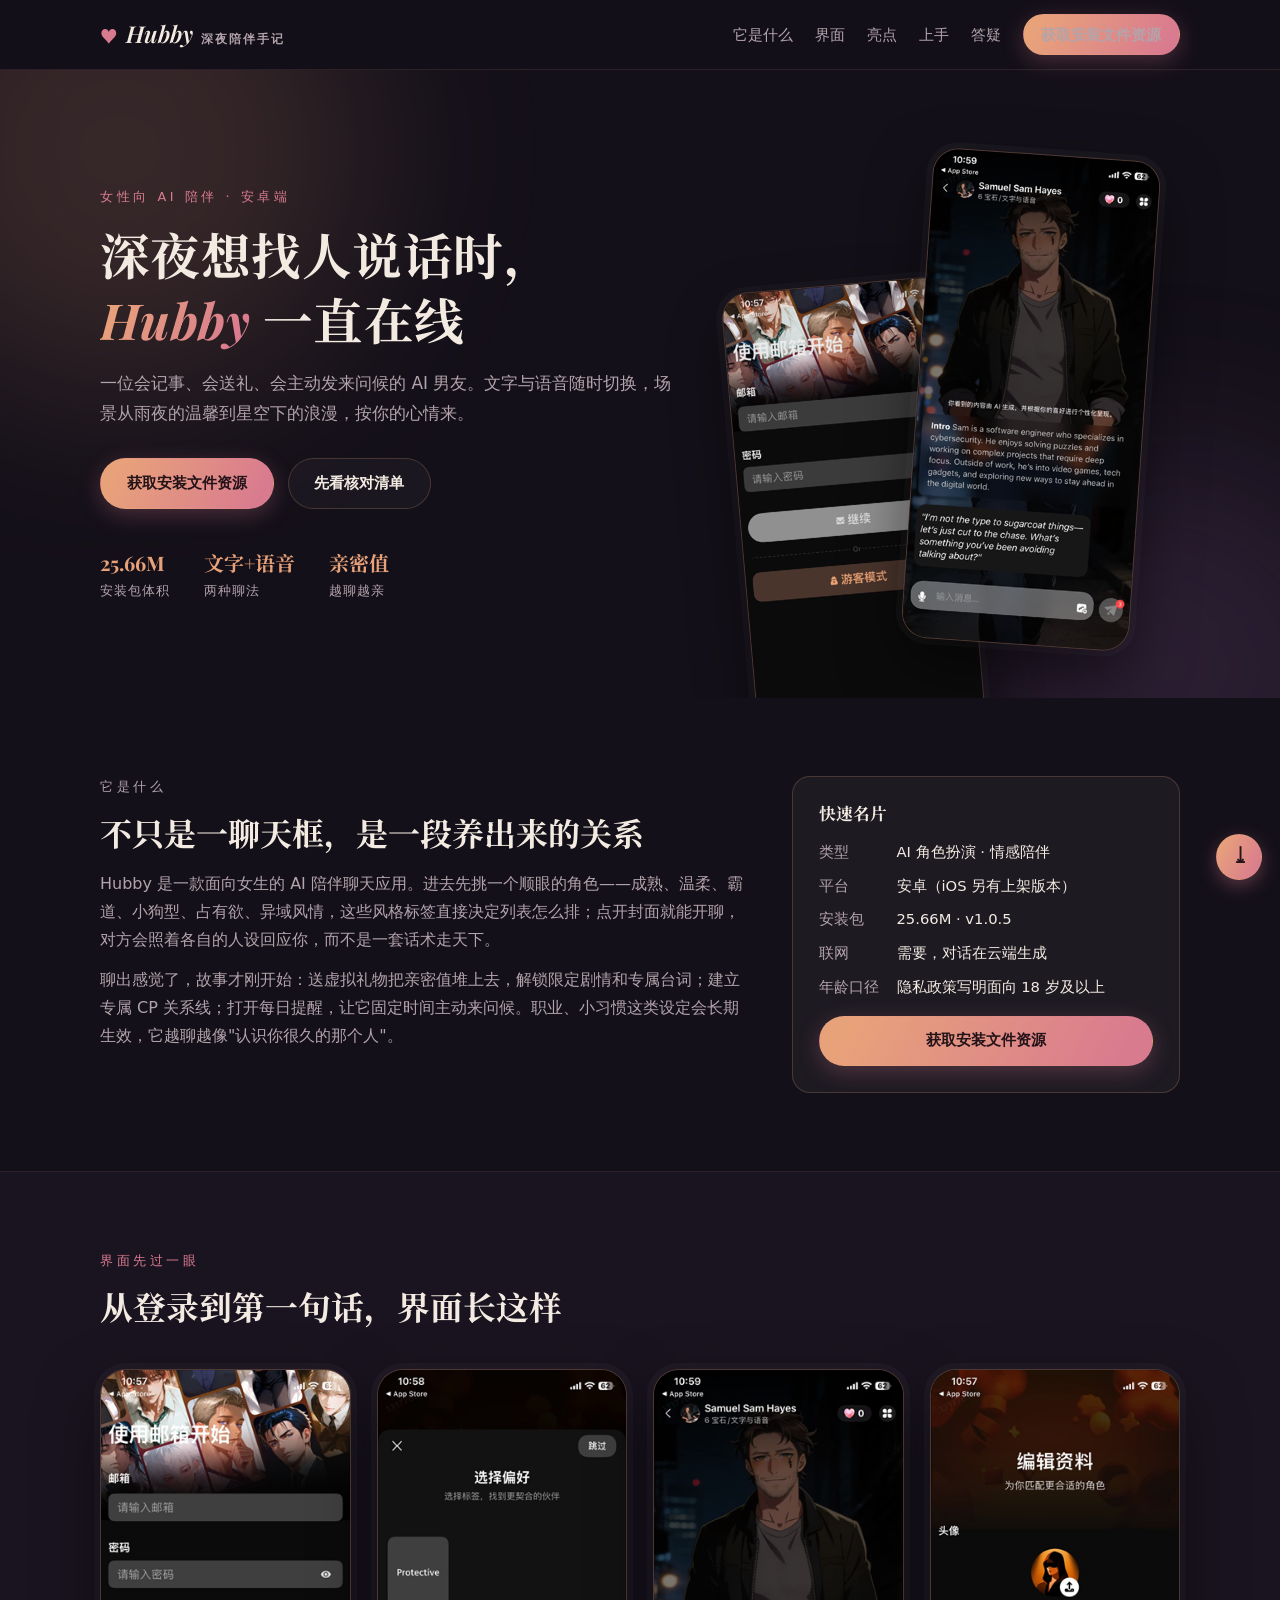
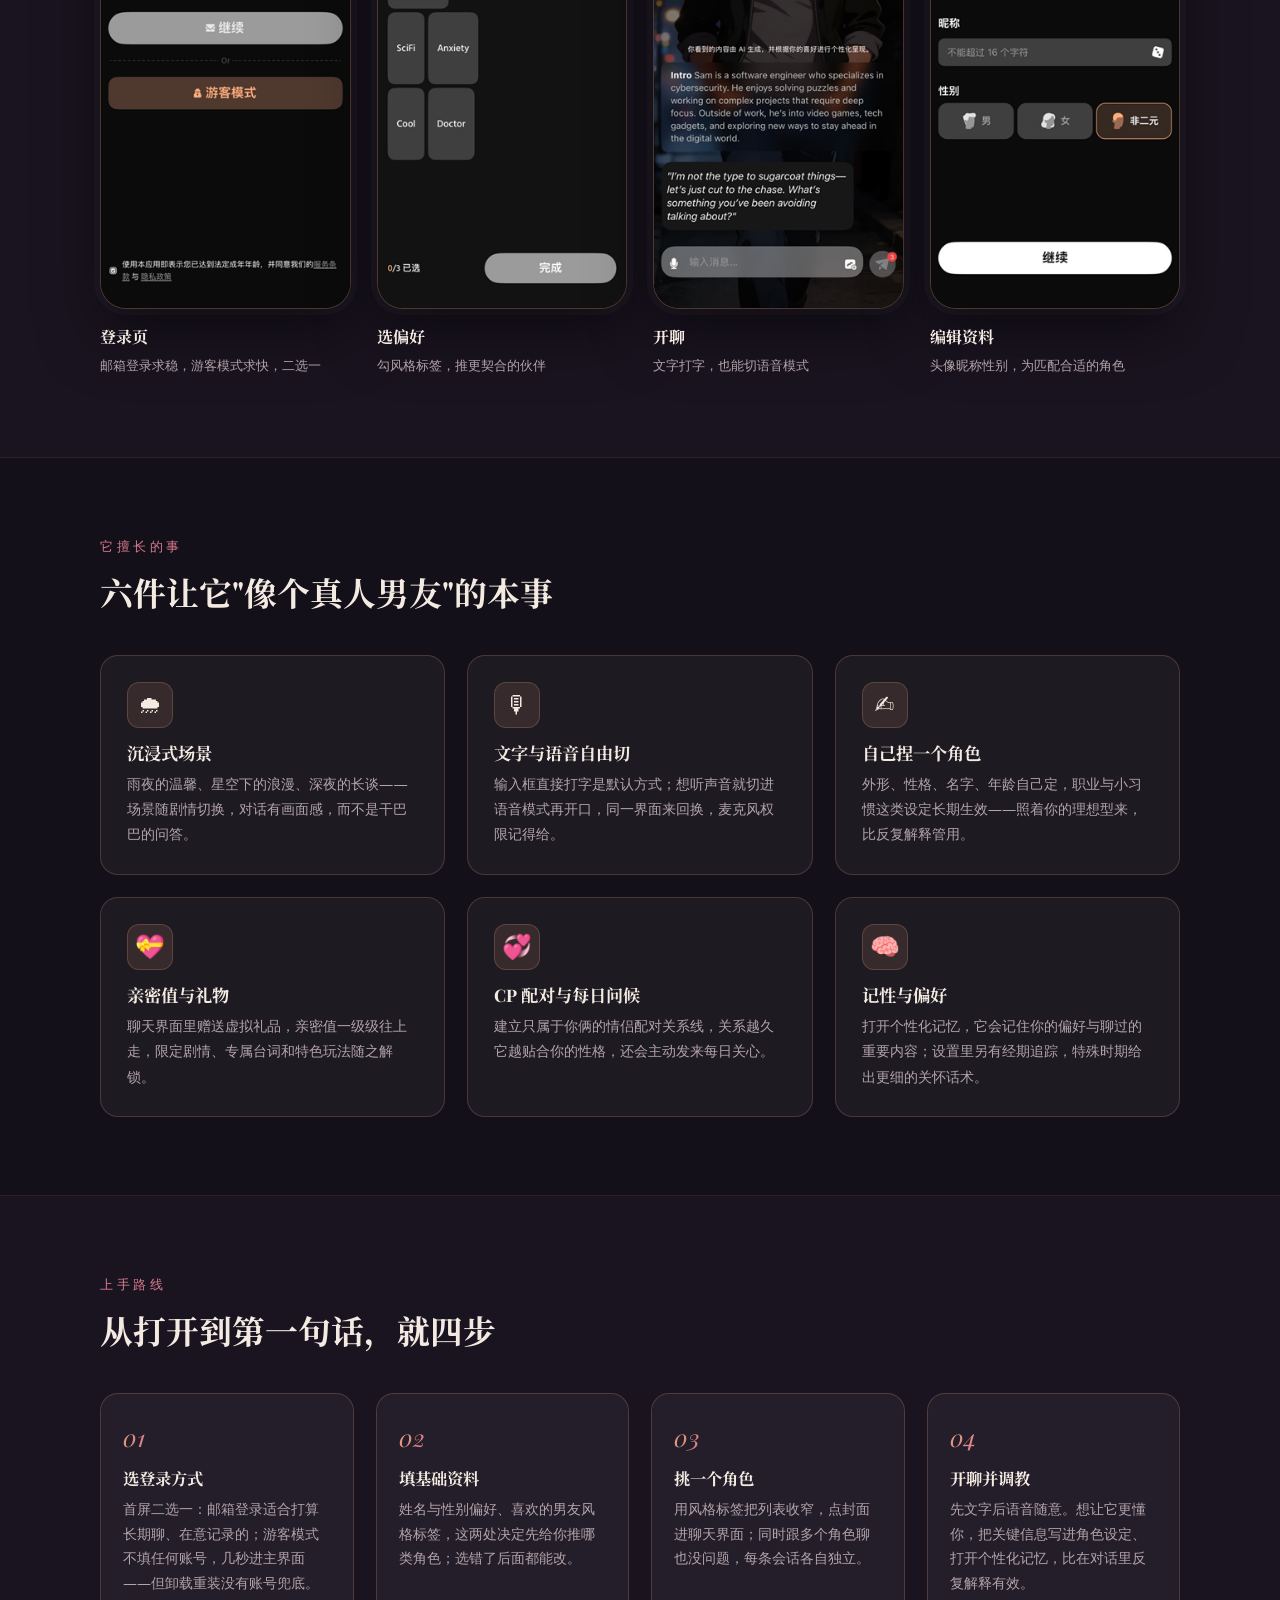
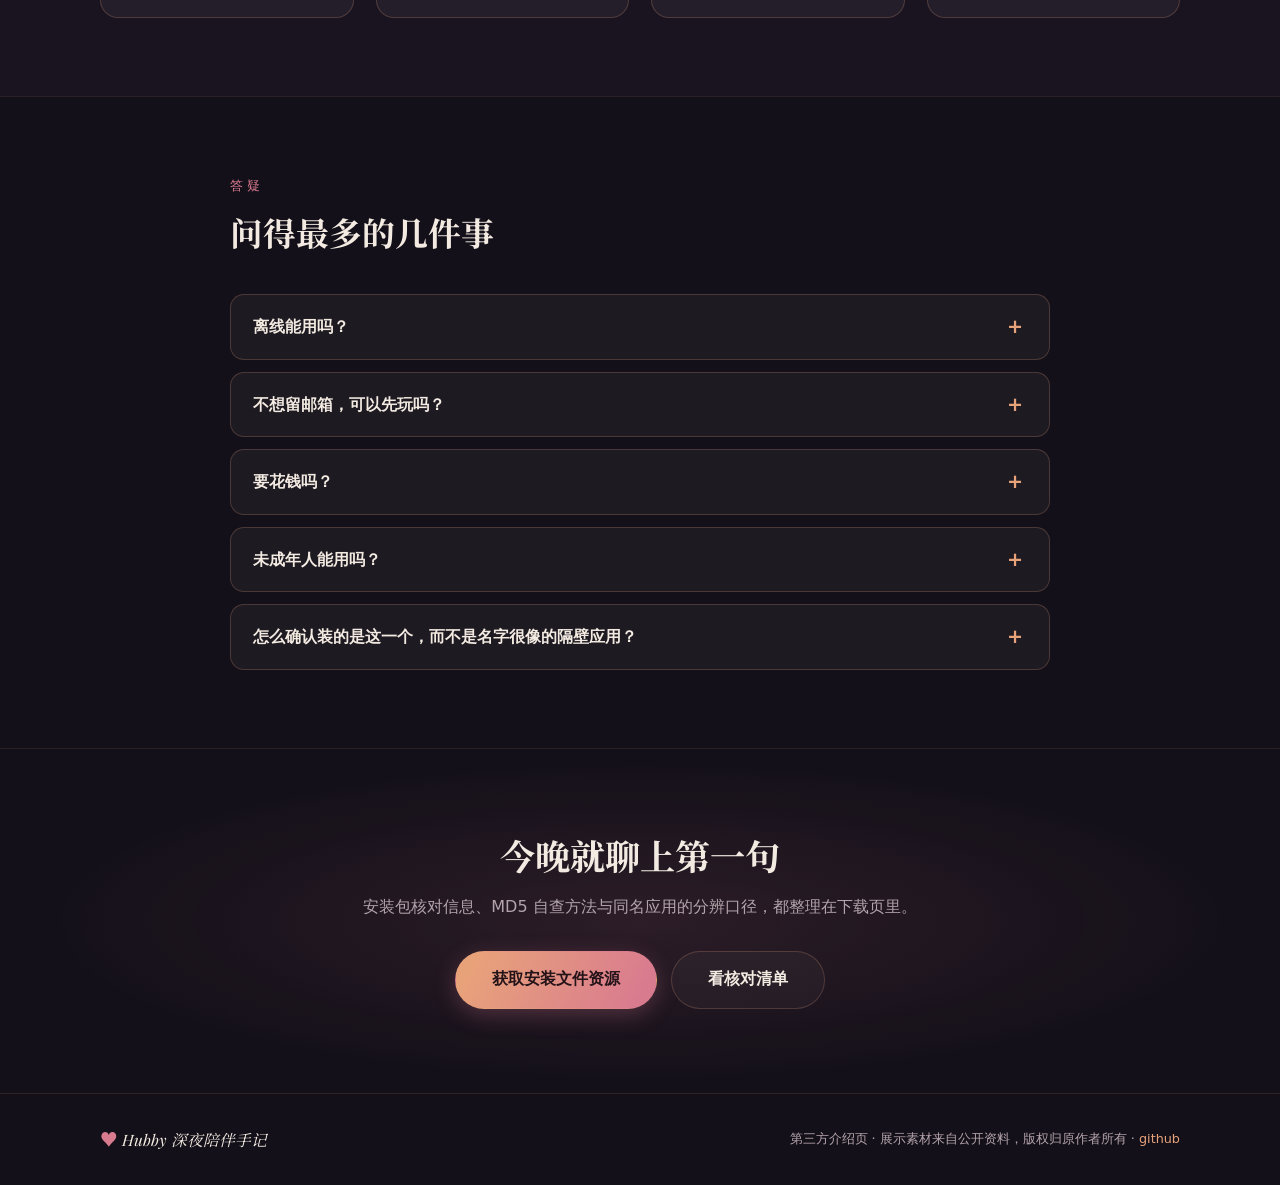
<file: index.html>
<!DOCTYPE html>
<html lang="zh-CN">
<head>
<meta charset="UTF-8">
<meta name="viewport" content="width=device-width, initial-scale=1.0">
<title>Hubby 深夜陪伴手记：一位会记事、会送礼的 AI 男友</title>
<meta name="description" content="专为女生打造的 AI 陪伴应用 Hubby：文字语音随时聊，自定义角色、亲密值礼物、CP 配对与每日提醒一样不少。这里整理了它的玩法拆解、真实界面截图，以及安卓安装包的核对要点——深夜想找人说话的时候，它一直在线。">
<meta name="keywords" content="Hubby,AI男友,AI陪伴,虚拟男友,安卓">
<link rel="icon" type="image/svg+xml" href="assets/img/favicon.svg">
<link rel="preconnect" href="https://fonts.googleapis.com">
<link rel="preconnect" href="https://fonts.gstatic.com" crossorigin>
<link href="https://fonts.googleapis.com/css2?family=Playfair+Display:ital,wght@0,600;1,600&family=Noto+Serif+SC:wght@500;700&display=swap" rel="stylesheet">
<link rel="stylesheet" href="assets/css/style.css">
</head>
<body>
<header class="site-header">
  <div class="wrap header-inner">
    <a class="brand" href="index.html"><span class="brand-mark">♥</span>Hubby<span class="brand-sub">深夜陪伴手记</span></a>
    <button class="nav-toggle" type="button" aria-label="展开导航" aria-expanded="false"><span></span><span></span><span></span></button>
    <nav class="nav-links">
      <a href="#intro">它是什么</a>
      <a href="#shots">界面</a>
      <a href="#features">亮点</a>
      <a href="#start">上手</a>
      <a href="#faq">答疑</a>
      <a class="btn btn-sm btn-solid" data-link="download" href="download.html">获取安装文件资源</a>
    </nav>
  </div>
</header>

<main>
<section class="hero">
  <div class="wrap hero-grid">
    <div class="hero-copy reveal">
      <p class="eyebrow">女性向 AI 陪伴 · 安卓端</p>
      <h1>深夜想找人说话时，<em>Hubby</em> 一直在线</h1>
      <p class="lede">一位会记事、会送礼、会主动发来问候的 AI 男友。文字与语音随时切换，场景从雨夜的温馨到星空下的浪漫，按你的心情来。</p>
      <div class="hero-cta">
        <a class="btn btn-solid" data-link="download" href="download.html">获取安装文件资源</a>
        <a class="btn btn-ghost" href="download.html">先看核对清单</a>
      </div>
      <ul class="hero-facts">
        <li><strong>25.66M</strong><span>安装包体积</span></li>
        <li><strong>文字+语音</strong><span>两种聊法</span></li>
        <li><strong>亲密值</strong><span>越聊越亲</span></li>
      </ul>
    </div>
    <div class="hero-visual reveal">
      <figure class="phone tilt">
        <img src="assets/img/screen-chat.png" alt="Hubby 角色对话界面" width="300" height="649" loading="eager">
      </figure>
      <figure class="phone tilt-2">
        <img src="assets/img/screen-login.png" alt="Hubby 登录页，邮箱与游客模式二选一" width="300" height="649" loading="lazy">
      </figure>
    </div>
  </div>
</section>

<section class="section" id="intro">
  <div class="wrap split">
    <div class="reveal">
      <p class="eyebrow">它是什么</p>
      <h2>不只是一聊天框，是一段养出来的关系</h2>
      <p>Hubby 是一款面向女生的 AI 陪伴聊天应用。进去先挑一个顺眼的角色——成熟、温柔、霸道、小狗型、占有欲、异域风情，这些风格标签直接决定列表怎么排；点开封面就能开聊，对方会照着各自的人设回应你，而不是一套话术走天下。</p>
      <p>聊出感觉了，故事才刚开始：送虚拟礼物把亲密值堆上去，解锁限定剧情和专属台词；建立专属 CP 关系线；打开每日提醒，让它固定时间主动来问候。职业、小习惯这类设定会长期生效，它越聊越像"认识你很久的那个人"。</p>
    </div>
    <aside class="card id-card reveal">
      <h3>快速名片</h3>
      <dl>
        <dt>类型</dt><dd>AI 角色扮演 · 情感陪伴</dd>
        <dt>平台</dt><dd>安卓（iOS 另有上架版本）</dd>
        <dt>安装包</dt><dd>25.66M · v1.0.5</dd>
        <dt>联网</dt><dd>需要，对话在云端生成</dd>
        <dt>年龄口径</dt><dd>隐私政策写明面向 18 岁及以上</dd>
      </dl>
      <a class="btn btn-solid btn-block" data-link="download" href="download.html">获取安装文件资源</a>
    </aside>
  </div>
</section>

<section class="section section-soft" id="shots">
  <div class="wrap">
    <div class="sec-head reveal">
      <p class="eyebrow">界面先过一眼</p>
      <h2>从登录到第一句话，界面长这样</h2>
    </div>
    <div class="shots">
      <figure class="shot reveal">
        <figure class="phone"><img src="assets/img/screen-login.png" alt="邮箱登录与游客模式选择页" width="300" height="649" loading="lazy"></figure>
        <figcaption><strong>登录页</strong><span>邮箱登录求稳，游客模式求快，二选一</span></figcaption>
      </figure>
      <figure class="shot reveal">
        <figure class="phone"><img src="assets/img/screen-prefs.png" alt="偏好标签勾选页" width="300" height="649" loading="lazy"></figure>
        <figcaption><strong>选偏好</strong><span>勾风格标签，推更契合的伙伴</span></figcaption>
      </figure>
      <figure class="shot reveal">
        <figure class="phone"><img src="assets/img/screen-chat.png" alt="角色对话界面，文字与语音入口" width="300" height="649" loading="lazy"></figure>
        <figcaption><strong>开聊</strong><span>文字打字，也能切语音模式</span></figcaption>
      </figure>
      <figure class="shot reveal">
        <figure class="phone"><img src="assets/img/screen-profile.png" alt="资料编辑页，昵称与性别偏好" width="300" height="649" loading="lazy"></figure>
        <figcaption><strong>编辑资料</strong><span>头像昵称性别，为匹配合适的角色</span></figcaption>
      </figure>
    </div>
  </div>
</section>

<section class="section" id="features">
  <div class="wrap">
    <div class="sec-head reveal">
      <p class="eyebrow">它擅长的事</p>
      <h2>六件让它"像个真人男友"的本事</h2>
    </div>
    <div class="grid-3">
      <article class="card feat reveal">
        <div class="feat-ico">🌧</div>
        <h3>沉浸式场景</h3>
        <p>雨夜的温馨、星空下的浪漫、深夜的长谈——场景随剧情切换，对话有画面感，而不是干巴巴的问答。</p>
      </article>
      <article class="card feat reveal">
        <div class="feat-ico">🎙</div>
        <h3>文字与语音自由切</h3>
        <p>输入框直接打字是默认方式；想听声音就切进语音模式再开口，同一界面来回换，麦克风权限记得给。</p>
      </article>
      <article class="card feat reveal">
        <div class="feat-ico">✍</div>
        <h3>自己捏一个角色</h3>
        <p>外形、性格、名字、年龄自己定，职业与小习惯这类设定长期生效——照着你的理想型来，比反复解释管用。</p>
      </article>
      <article class="card feat reveal">
        <div class="feat-ico">💝</div>
        <h3>亲密值与礼物</h3>
        <p>聊天界面里赠送虚拟礼品，亲密值一级级往上走，限定剧情、专属台词和特色玩法随之解锁。</p>
      </article>
      <article class="card feat reveal">
        <div class="feat-ico">💞</div>
        <h3>CP 配对与每日问候</h3>
        <p>建立只属于你俩的情侣配对关系线，关系越久它越贴合你的性格，还会主动发来每日关心。</p>
      </article>
      <article class="card feat reveal">
        <div class="feat-ico">🧠</div>
        <h3>记性与偏好</h3>
        <p>打开个性化记忆，它会记住你的偏好与聊过的重要内容；设置里另有经期追踪，特殊时期给出更细的关怀话术。</p>
      </article>
    </div>
  </div>
</section>

<section class="section section-soft" id="start">
  <div class="wrap">
    <div class="sec-head reveal">
      <p class="eyebrow">上手路线</p>
      <h2>从打开到第一句话，就四步</h2>
    </div>
    <ol class="steps-tl">
      <li class="reveal"><span class="step-no">01</span><h3>选登录方式</h3><p>首屏二选一：邮箱登录适合打算长期聊、在意记录的；游客模式不填任何账号，几秒进主界面——但卸载重装没有账号兜底。</p></li>
      <li class="reveal"><span class="step-no">02</span><h3>填基础资料</h3><p>姓名与性别偏好、喜欢的男友风格标签，这两处决定先给你推哪类角色；选错了后面都能改。</p></li>
      <li class="reveal"><span class="step-no">03</span><h3>挑一个角色</h3><p>用风格标签把列表收窄，点封面进聊天界面；同时跟多个角色聊也没问题，每条会话各自独立。</p></li>
      <li class="reveal"><span class="step-no">04</span><h3>开聊并调教</h3><p>先文字后语音随意。想让它更懂你，把关键信息写进角色设定、打开个性化记忆，比在对话里反复解释有效。</p></li>
    </ol>
  </div>
</section>

<section class="section" id="faq">
  <div class="wrap narrow">
    <div class="sec-head reveal">
      <p class="eyebrow">答疑</p>
      <h2>问得最多的几件事</h2>
    </div>
    <div class="faq-list">
      <details class="faq reveal">
        <summary>离线能用吗？</summary>
        <p>不能。对话在云端生成，首次启动和每次聊天都需要网络；回复变慢多半是网络抖动，切个网试试。</p>
      </details>
      <details class="faq reveal">
        <summary>不想留邮箱，可以先玩吗？</summary>
        <p>可以，游客模式不注册就能进主界面挑角色、开聊。代价是没有账号兜底——卸载重装后聊天记录还在不在，公开资料没写，想长期聊还是邮箱登录更稳妥。</p>
      </details>
      <details class="faq reveal">
        <summary>要花钱吗？</summary>
        <p>基础对话不收费就能开始；应用内有可选的自动续订订阅负责高级功能。iOS 侧曾标注 PRO 周订阅与月订阅两档，安卓侧的实际档位与金额以应用内支付页当时显示为准。</p>
      </details>
      <details class="faq reveal">
        <summary>未成年人能用吗？</summary>
        <p>隐私政策写明面向 18 岁及以上用户，不建议未成年人使用。聊天内容属于"你生成的内容"，会在政策列明的范围内被收集与处理，敏感话题自己先掂量。</p>
      </details>
      <details class="faq reveal">
        <summary>怎么确认装的是这一个，而不是名字很像的隔壁应用？</summary>
        <p>认包名：<code>com.hubby.chatjokl</code> 才是它。Husby、KindHubby 这几个近名应用与它混在同一个搜索结果里，分辨方法写在<a href="download.html">下载页的同名辨析</a>里。</p>
      </details>
    </div>
  </div>
</section>

<section class="cta-band">
  <div class="wrap reveal">
    <h2>今晚就聊上第一句</h2>
    <p>安装包核对信息、MD5 自查方法与同名应用的分辨口径，都整理在下载页里。</p>
    <div class="hero-cta center">
      <a class="btn btn-solid btn-lg" data-link="download" href="download.html">获取安装文件资源</a>
      <a class="btn btn-ghost btn-lg" href="download.html">看核对清单</a>
    </div>
  </div>
</section>
</main>

<footer class="site-footer">
  <div class="wrap footer-inner">
    <p class="foot-brand"><span class="brand-mark">♥</span> Hubby 深夜陪伴手记</p>
    <p class="foot-note">第三方介绍页 · 展示素材来自公开资料，版权归原作者所有 · <a href="https://github.com/alipymanbu/www.gltd.quest" rel="noopener">github</a></p>
  </div>
</footer>

<div class="fabs">
  <button class="fab fab-top" type="button" aria-label="返回顶部">↑</button>
  <a class="fab fab-dl" data-link="download" href="download.html" aria-label="获取安装文件资源">⤓</a>
</div>

<script src="assets/js/links.js"></script>
<script src="assets/js/main.js"></script>
</body>
</html>
</file>
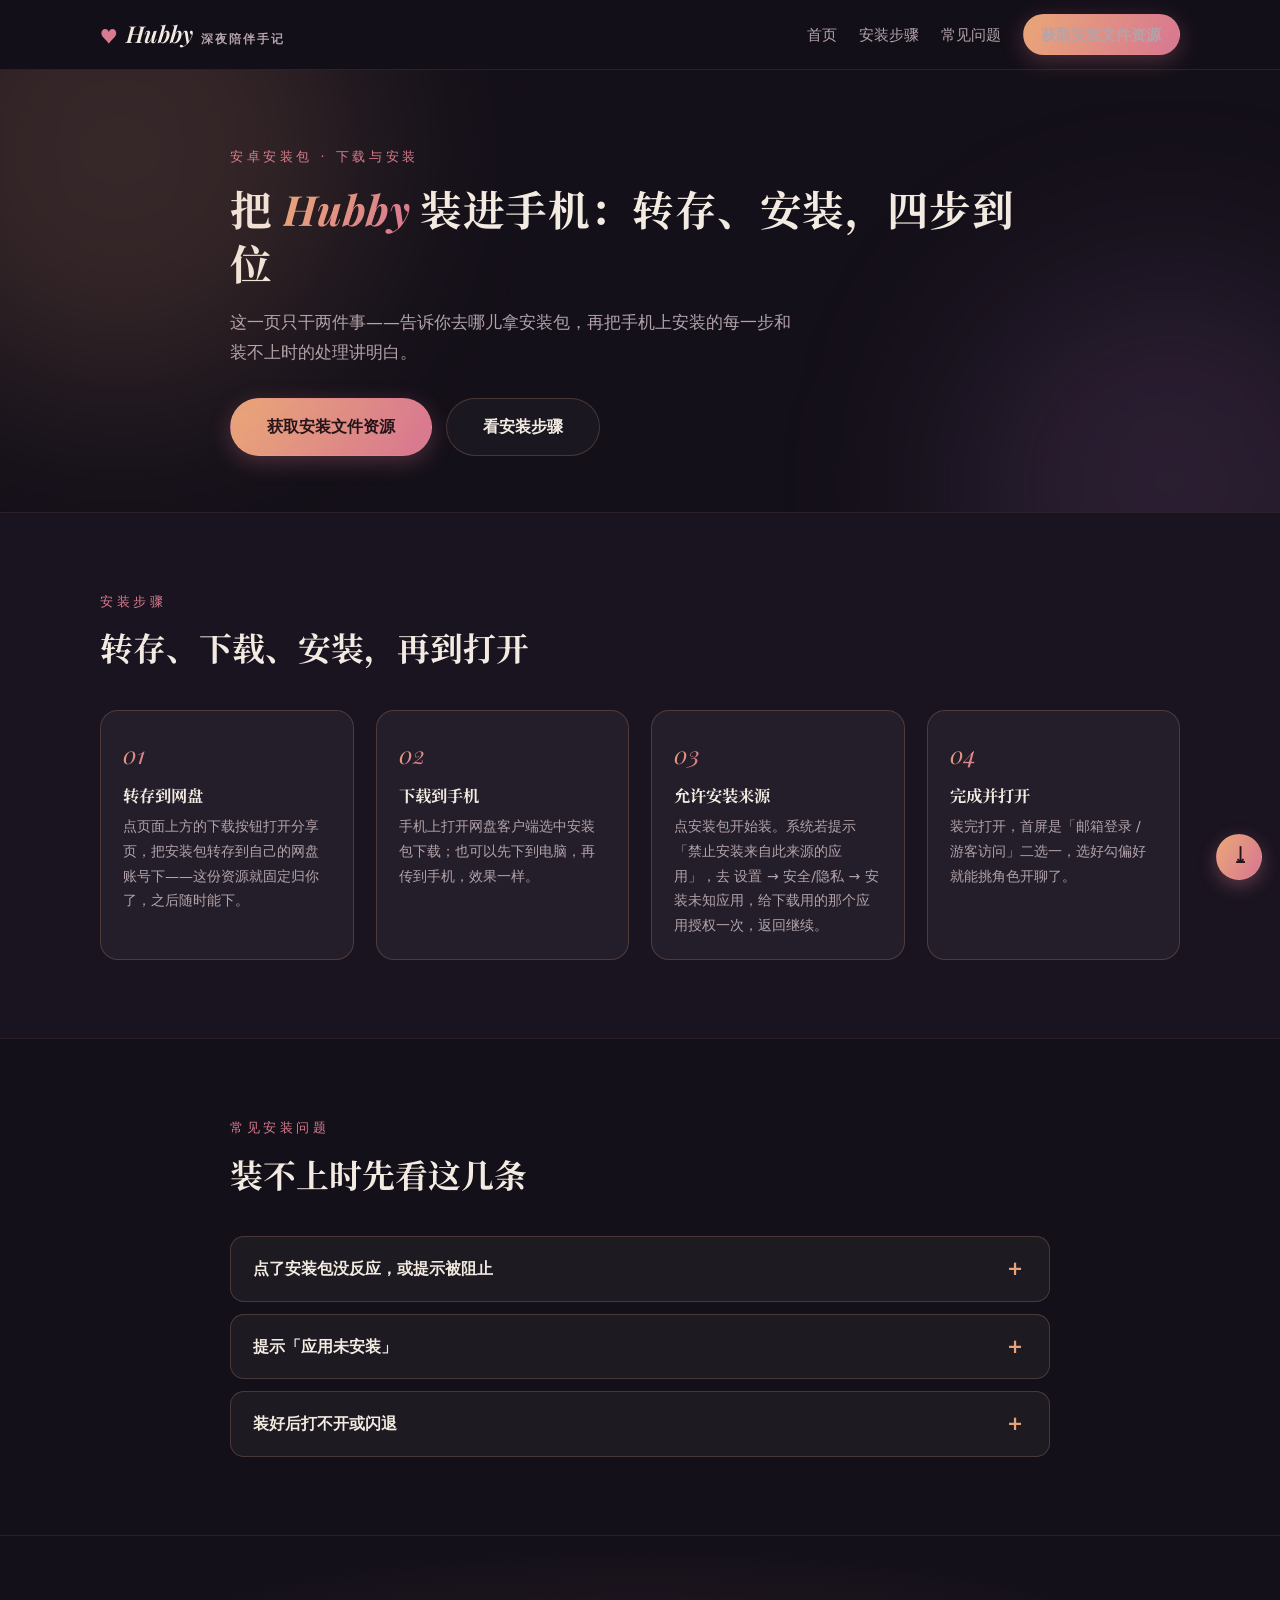
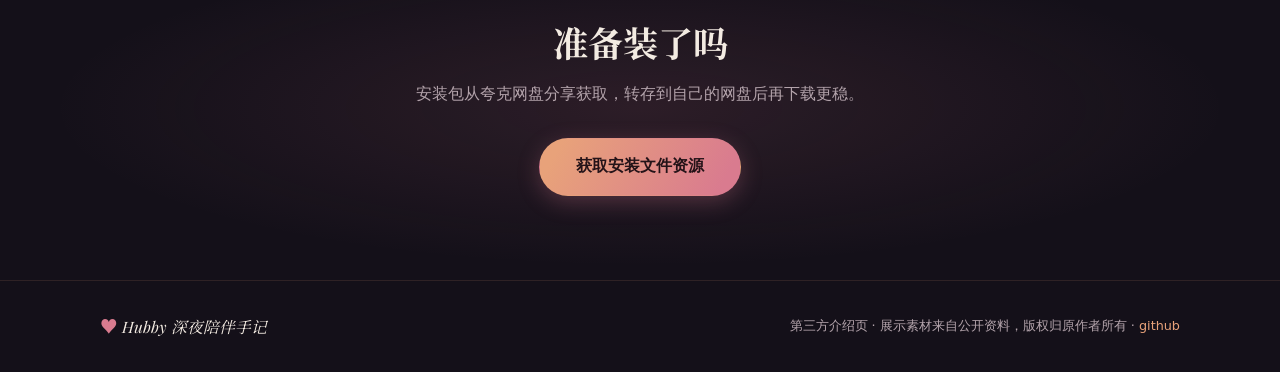
<file: download.html>
<!DOCTYPE html>
<html lang="zh-CN">
<head>
<meta charset="UTF-8">
<meta name="viewport" content="width=device-width, initial-scale=1.0">
<title>Hubby 安卓下载安装：转存、安装与装不上时的处理</title>
<meta name="description" content="Hubby 安卓版怎么下、怎么装：这一页先给夸克网盘的转存与下载入口，再走四步装到手机上——转存下载、点开安装包、允许安装来源、完成并打开，最后附上「安装被阻止」「应用未安装」等情况的处理办法。">
<meta name="keywords" content="Hubby下载,Hubby安卓安装,Hubby安装教程">
<link rel="icon" type="image/svg+xml" href="assets/img/favicon.svg">
<link rel="preconnect" href="https://fonts.googleapis.com">
<link rel="preconnect" href="https://fonts.gstatic.com" crossorigin>
<link href="https://fonts.googleapis.com/css2?family=Playfair+Display:ital,wght@0,600;1,600&family=Noto+Serif+SC:wght@500;700&display=swap" rel="stylesheet">
<link rel="stylesheet" href="assets/css/style.css">
</head>
<body>
<header class="site-header">
  <div class="wrap header-inner">
    <a class="brand" href="index.html"><span class="brand-mark">♥</span>Hubby<span class="brand-sub">深夜陪伴手记</span></a>
    <button class="nav-toggle" type="button" aria-label="展开导航" aria-expanded="false"><span></span><span></span><span></span></button>
    <nav class="nav-links">
      <a href="index.html">首页</a>
      <a href="#steps">安装步骤</a>
      <a href="#faq">常见问题</a>
      <a class="btn btn-sm btn-solid" data-link="download" href="download.html">获取安装文件资源</a>
    </nav>
  </div>
</header>

<main>
<!-- 首屏：下载入口 -->
<section class="hero hero-dl">
  <div class="wrap narrow reveal">
    <p class="eyebrow">安卓安装包 · 下载与安装</p>
    <h1>把 <em>Hubby</em> 装进手机：转存、安装，四步到位</h1>
    <p class="lede">这一页只干两件事——告诉你去哪儿拿安装包，再把手机上安装的每一步和装不上时的处理讲明白。</p>
    <div class="hero-cta">
      <a class="btn btn-solid btn-lg" data-link="download" href="download.html">获取安装文件资源</a>
      <a class="btn btn-ghost btn-lg" href="#steps">看安装步骤</a>
    </div>
  </div>
</section>

<!-- 安装步骤 -->
<section class="section section-soft" id="steps">
  <div class="wrap">
    <div class="sec-head reveal">
      <p class="eyebrow">安装步骤</p>
      <h2>转存、下载、安装，再到打开</h2>
    </div>
    <ol class="steps-tl four">
      <li class="reveal"><span class="step-no">01</span><h3>转存到网盘</h3><p>点页面上方的下载按钮打开分享页，把安装包转存到自己的网盘账号下——这份资源就固定归你了，之后随时能下。</p></li>
      <li class="reveal"><span class="step-no">02</span><h3>下载到手机</h3><p>手机上打开网盘客户端选中安装包下载；也可以先下到电脑，再传到手机，效果一样。</p></li>
      <li class="reveal"><span class="step-no">03</span><h3>允许安装来源</h3><p>点安装包开始装。系统若提示「禁止安装来自此来源的应用」，去 设置 → 安全/隐私 → 安装未知应用，给下载用的那个应用授权一次，返回继续。</p></li>
      <li class="reveal"><span class="step-no">04</span><h3>完成并打开</h3><p>装完打开，首屏是「邮箱登录 / 游客访问」二选一，选好勾偏好就能挑角色开聊了。</p></li>
    </ol>
  </div>
</section>

<!-- 常见安装问题 -->
<section class="section" id="faq">
  <div class="wrap narrow">
    <div class="sec-head reveal">
      <p class="eyebrow">常见安装问题</p>
      <h2>装不上时先看这几条</h2>
    </div>
    <div class="faq-list">
      <details class="faq reveal">
        <summary>点了安装包没反应，或提示被阻止</summary>
        <p>多半是没给「安装未知应用」权限。按安装步骤第 3 步，在 设置 → 安全/隐私 里给下载用的那个应用（浏览器或文件管理器）授权一次，再回到安装包重试。</p>
      </details>
      <details class="faq reveal">
        <summary>提示「应用未安装」</summary>
        <p>手机里已经装过另一个渠道的同名应用（签名不同）时会这样。先卸载旧的再装这一份；本地数据会清掉，账号相关的云端数据不受影响。也顺带留出足够的存储空间。</p>
      </details>
      <details class="faq reveal">
        <summary>装好后打不开或闪退</summary>
        <p>先确认系统在安卓 5.2 以上；仍异常多半是安装包没下完整——删掉本地那份，回上面的入口重新转存下载一遍。</p>
      </details>
    </div>
  </div>
</section>

<!-- 下载入口复现 -->
<section class="cta-band">
  <div class="wrap reveal">
    <h2>准备装了吗</h2>
    <p>安装包从夸克网盘分享获取，转存到自己的网盘后再下载更稳。</p>
    <div class="hero-cta center">
      <a class="btn btn-solid btn-lg" data-link="download" href="download.html">获取安装文件资源</a>
    </div>
  </div>
</section>
</main>

<footer class="site-footer">
  <div class="wrap footer-inner">
    <p class="foot-brand"><span class="brand-mark">♥</span> Hubby 深夜陪伴手记</p>
    <p class="foot-note">第三方介绍页 · 展示素材来自公开资料，版权归原作者所有 · <a href="https://github.com/alipymanbu/www.gltd.quest" rel="noopener">github</a></p>
  </div>
</footer>

<div class="fabs">
  <button class="fab fab-top" type="button" aria-label="返回顶部">↑</button>
  <a class="fab fab-dl" data-link="download" href="download.html" aria-label="获取安装文件资源">⤓</a>
</div>

<script src="assets/js/links.js"></script>
<script src="assets/js/main.js"></script>
</body>
</html>
</file>
<file: assets/css/style.css>
/* Hubby 深夜陪伴手记 · 雨夜暖调 */
:root {
  --bg: #141019;
  --bg-soft: #1a1420;
  --card: rgba(255, 244, 235, 0.045);
  --line: rgba(232, 162, 122, 0.22);
  --text: #f3ebe2;
  --muted: #b3a3ab;
  --amber: #e8a27a;
  --rose: #d97b8f;
  --grad: linear-gradient(118deg, #e8a27a 10%, #d97b8f 90%);
  --serif: "Playfair Display", "Noto Serif SC", "Songti SC", "STSong", serif;
  --sans: -apple-system, "PingFang SC", "HarmonyOS Sans SC", "Microsoft YaHei", system-ui, sans-serif;
}
* { margin: 0; padding: 0; box-sizing: border-box; }
html { scroll-behavior: smooth; }
body {
  font-family: var(--sans);
  background: var(--bg);
  color: var(--text);
  line-height: 1.75;
  font-size: 16px;
  overflow-x: clip;
}
img { max-width: 100%; display: block; }
a { color: var(--amber); text-decoration: none; }
code {
  font-family: ui-monospace, Consolas, monospace;
  font-size: 0.88em;
  background: rgba(232, 162, 122, 0.12);
  border: 1px solid var(--line);
  border-radius: 6px;
  padding: 0.1em 0.4em;
  word-break: break-all;
}
.wrap { width: min(1080px, 92%); margin: 0 auto; }
.narrow { width: min(820px, 92%); }

/* ---------- header ---------- */
.site-header {
  position: sticky; top: 0; z-index: 50;
  background: rgba(20, 16, 25, 0.82);
  backdrop-filter: blur(10px);
  border-bottom: 1px solid rgba(232, 162, 122, 0.12);
}
.header-inner { display: flex; align-items: center; justify-content: space-between; gap: 16px; padding: 14px 0; }
.brand { font-family: var(--serif); font-style: italic; font-weight: 600; font-size: 1.45rem; color: var(--text); display: flex; align-items: baseline; gap: 8px; white-space: nowrap; }
.brand-mark { color: var(--rose); font-style: normal; font-size: 1.1rem; }
.brand-sub { font-style: normal; font-family: var(--sans); font-size: 0.72rem; color: var(--muted); letter-spacing: 0.18em; }
.nav-links { display: flex; align-items: center; gap: 22px; }
.nav-links > a { color: var(--muted); font-size: 0.92rem; transition: color 0.2s; }
.nav-links > a:hover { color: var(--text); }
.nav-toggle { display: none; background: none; border: 1px solid var(--line); border-radius: 8px; width: 42px; height: 36px; cursor: pointer; flex-direction: column; align-items: center; justify-content: center; gap: 4px; }
.nav-toggle span { display: block; width: 18px; height: 2px; background: var(--amber); border-radius: 2px; transition: transform 0.25s, opacity 0.25s; }
.nav-open .nav-toggle span:nth-child(1) { transform: translateY(6px) rotate(45deg); }
.nav-open .nav-toggle span:nth-child(2) { opacity: 0; }
.nav-open .nav-toggle span:nth-child(3) { transform: translateY(-6px) rotate(-45deg); }

/* ---------- buttons ---------- */
.btn {
  display: inline-block; border-radius: 999px; padding: 0.72em 1.7em;
  font-size: 0.95rem; font-weight: 600; border: 1px solid transparent;
  transition: transform 0.2s, box-shadow 0.2s, background 0.2s, color 0.2s;
  cursor: pointer;
}
.btn-solid { background: var(--grad); color: #241318; box-shadow: 0 6px 22px rgba(217, 123, 143, 0.28); }
.btn-solid:hover { transform: translateY(-2px); box-shadow: 0 10px 28px rgba(217, 123, 143, 0.4); }
.btn-ghost { border-color: var(--line); color: var(--text); background: rgba(255, 244, 235, 0.03); }
.btn-ghost:hover { border-color: var(--amber); color: var(--amber); }
.btn-sm { padding: 0.45em 1.2em; font-size: 0.85rem; }
.btn-lg { padding: 0.85em 2.2em; font-size: 1.02rem; }
.btn-block { display: block; text-align: center; margin-top: 16px; }

/* ---------- hero ---------- */
.hero { position: relative; padding: 84px 0 64px; overflow: hidden; }
.hero::before, .hero::after {
  content: ""; position: absolute; border-radius: 50%; filter: blur(90px); pointer-events: none;
}
.hero::before { width: 480px; height: 480px; background: rgba(232, 162, 122, 0.16); top: -160px; left: -120px; }
.hero::after { width: 420px; height: 420px; background: rgba(151, 94, 168, 0.18); bottom: -180px; right: -100px; }
.hero-grid { position: relative; display: grid; grid-template-columns: 1.15fr 0.85fr; gap: 48px; align-items: center; z-index: 1; }
.eyebrow { color: var(--rose); font-size: 0.8rem; letter-spacing: 0.28em; margin-bottom: 14px; }
h1, h2, h3 { font-family: var(--serif); font-weight: 700; line-height: 1.3; }
h1 { font-size: clamp(2rem, 4.6vw, 3.1rem); letter-spacing: 0.01em; }
h1 em { font-style: italic; background: var(--grad); -webkit-background-clip: text; background-clip: text; color: transparent; }
.lede { color: var(--muted); font-size: 1.06rem; margin-top: 18px; max-width: 34em; }
.hero-cta { display: flex; flex-wrap: wrap; gap: 14px; margin-top: 30px; }
.hero-cta.center { justify-content: center; }
.hero-facts { display: flex; gap: 34px; list-style: none; margin-top: 36px; padding: 0; }
.hero-facts li { display: flex; flex-direction: column; }
.hero-facts strong { font-family: var(--serif); font-size: 1.25rem; color: var(--amber); }
.hero-facts span { color: var(--muted); font-size: 0.8rem; letter-spacing: 0.08em; }

.hero-visual { position: relative; height: 480px; }
.phone {
  width: min(228px, 60vw); border-radius: 26px; overflow: hidden;
  border: 1px solid rgba(232, 162, 122, 0.3);
  box-shadow: 0 24px 60px rgba(0, 0, 0, 0.5), 0 0 0 6px rgba(255, 244, 235, 0.03);
  background: #0d0a11;
}
.phone img { width: 100%; height: auto; }
.hero-visual .phone { position: absolute; }
.tilt { right: 8%; top: 0; transform: rotate(4deg); z-index: 2; }
.tilt-2 { left: 0; top: 130px; transform: rotate(-5deg); z-index: 1; opacity: 0.92; }
.hero-dl { padding: 76px 0 56px; }
.hero-dl h1 { font-size: clamp(1.8rem, 4vw, 2.6rem); }

/* ---------- sections ---------- */
.section { padding: 78px 0; }
.section-soft { background: var(--bg-soft); border-top: 1px solid rgba(232, 162, 122, 0.08); border-bottom: 1px solid rgba(232, 162, 122, 0.08); }
.sec-head { max-width: 720px; margin-bottom: 40px; }
.sec-head h2 { font-size: clamp(1.5rem, 3vw, 2.05rem); }
.sec-sub { color: var(--muted); margin-top: 12px; font-size: 0.95rem; }
.split { display: grid; grid-template-columns: 1.25fr 0.75fr; gap: 44px; align-items: start; }
.split h2 { font-size: clamp(1.5rem, 3vw, 2rem); margin-bottom: 16px; }
.split p + p { margin-top: 12px; }
.split > div > p { color: var(--muted); }
.split > div > p strong { color: var(--text); }

.card {
  background: var(--card); border: 1px solid var(--line); border-radius: 18px; padding: 26px;
}
.id-card h3, .md5-card h3, .err-card h3 { font-size: 1.05rem; margin-bottom: 14px; }
.id-card dl { display: grid; grid-template-columns: auto 1fr; gap: 8px 18px; font-size: 0.92rem; }
.id-card dt { color: var(--muted); white-space: nowrap; }
.id-card dd { color: var(--text); }

/* ---------- shots ---------- */
.shots { display: grid; grid-template-columns: repeat(4, 1fr); gap: 26px; }
.shot { display: flex; flex-direction: column; gap: 14px; }
.shot .phone { width: 100%; }
.shot figcaption strong { display: block; font-family: var(--serif); font-size: 1rem; }
.shot figcaption span { color: var(--muted); font-size: 0.82rem; }

/* ---------- features ---------- */
.grid-3 { display: grid; grid-template-columns: repeat(3, 1fr); gap: 22px; }
.feat-ico { font-size: 1.5rem; width: 46px; height: 46px; display: grid; place-items: center; border-radius: 12px; background: rgba(232, 162, 122, 0.12); border: 1px solid var(--line); margin-bottom: 14px; }
.feat h3 { font-size: 1.08rem; margin-bottom: 8px; }
.feat p { color: var(--muted); font-size: 0.9rem; }

/* ---------- steps ---------- */
.steps-tl { list-style: none; display: grid; grid-template-columns: repeat(4, 1fr); gap: 22px; counter-reset: step; }
.steps-tl li { position: relative; background: var(--card); border: 1px solid var(--line); border-radius: 18px; padding: 22px; }
.step-no { display: inline-block; font-family: var(--serif); font-style: italic; font-size: 1.5rem; background: var(--grad); -webkit-background-clip: text; background-clip: text; color: transparent; margin-bottom: 10px; }
.steps-tl h3 { font-size: 1.02rem; margin-bottom: 8px; }
.steps-tl p { color: var(--muted); font-size: 0.88rem; }
.err-card { margin-top: 26px; }
.err-card .facts th { white-space: normal; }

/* ---------- tables ---------- */
.table-card { border: 1px solid var(--line); border-radius: 18px; overflow-x: auto; background: var(--card); }
.facts { width: 100%; border-collapse: collapse; font-size: 0.93rem; }
.table-card .facts { min-width: 420px; }
.facts th, .facts td { text-align: left; padding: 13px 20px; border-bottom: 1px solid rgba(232, 162, 122, 0.1); vertical-align: top; }
.facts tr:last-child th, .facts tr:last-child td { border-bottom: none; }
.facts th { color: var(--muted); font-weight: 500; width: 9.5em; }
.facts td { color: var(--text); }
.compare th[scope="row"] { width: 7em; }
.compare td:nth-child(2) { color: var(--amber); }
.name-tip { margin-top: 20px; color: var(--muted); font-size: 0.92rem; }
.md5-card ol { margin: 10px 0 10px 1.2em; color: var(--muted); font-size: 0.9rem; }
.md5-card ol li { margin-bottom: 6px; }
.hint { font-size: 0.85rem; color: var(--rose); margin-top: 10px; }

/* ---------- faq ---------- */
.faq-list { display: flex; flex-direction: column; gap: 12px; }
.faq { background: var(--card); border: 1px solid var(--line); border-radius: 14px; padding: 4px 22px; }
.faq summary { cursor: pointer; padding: 14px 0; font-weight: 600; font-size: 0.98rem; list-style: none; position: relative; padding-right: 30px; }
.faq summary::-webkit-details-marker { display: none; }
.faq summary::after { content: "+"; position: absolute; right: 4px; top: 50%; transform: translateY(-50%); color: var(--amber); font-size: 1.2rem; transition: transform 0.2s; }
.faq[open] summary::after { transform: translateY(-50%) rotate(45deg); }
.faq p { color: var(--muted); font-size: 0.92rem; padding-bottom: 16px; }

/* ---------- cta band ---------- */
.cta-band { position: relative; padding: 84px 0; text-align: center; overflow: hidden; background: radial-gradient(ellipse at center, rgba(217, 123, 143, 0.12), transparent 65%); border-top: 1px solid rgba(232, 162, 122, 0.1); }
.cta-band h2 { font-size: clamp(1.6rem, 3.2vw, 2.2rem); }
.cta-band p { color: var(--muted); margin: 14px 0 0; }

/* ---------- footer ---------- */
.site-footer { border-top: 1px solid rgba(232, 162, 122, 0.12); padding: 30px 0; }
.footer-inner { display: flex; flex-wrap: wrap; align-items: center; justify-content: space-between; gap: 10px; }
.foot-brand { font-family: var(--serif); font-style: italic; font-size: 0.98rem; }
.foot-note { color: var(--muted); font-size: 0.8rem; }

/* ---------- fabs ---------- */
.fabs { position: fixed; right: 18px; bottom: 20px; display: flex; flex-direction: column; gap: 10px; z-index: 60; }
.fab {
  width: 46px; height: 46px; border-radius: 50%; display: grid; place-items: center;
  font-size: 1.15rem; cursor: pointer; border: 1px solid var(--line);
}
.fab-top { background: rgba(26, 20, 32, 0.9); color: var(--text); opacity: 0; visibility: hidden; transition: opacity 0.25s, visibility 0.25s; backdrop-filter: blur(6px); }
.fab-top.show { opacity: 1; visibility: visible; }
.fab-top:hover { border-color: var(--amber); }
.fab-dl { background: var(--grad); color: #241318; font-weight: 700; box-shadow: 0 6px 18px rgba(217, 123, 143, 0.35); }
.fab-dl:hover { transform: translateY(-2px); }

/* ---------- reveal ---------- */
body.js .reveal { opacity: 0; transform: translateY(16px); transition: opacity 0.6s ease, transform 0.6s ease; }
body.js .reveal.in { opacity: 1; transform: none; }

/* ---------- responsive ---------- */
@media (max-width: 960px) {
  .hero-grid { grid-template-columns: 1fr; }
  .hero-visual { display: none; }
  .split { grid-template-columns: 1fr; }
  .grid-3 { grid-template-columns: repeat(2, 1fr); }
  .shots { grid-template-columns: repeat(2, 1fr); }
  .steps-tl { grid-template-columns: repeat(2, 1fr); }
}
@media (max-width: 720px) {
  .nav-toggle { display: flex; }
  .nav-links {
    display: none; position: absolute; top: 100%; left: 0; right: 0;
    background: rgba(20, 16, 25, 0.97); border-bottom: 1px solid var(--line);
    flex-direction: column; align-items: flex-start; gap: 4px; padding: 12px 4%;
  }
  .nav-open .nav-links { display: flex; }
  .nav-links > a { padding: 10px 4px; width: 100%; font-size: 1rem; }
  .nav-links .btn { margin: 8px 4px 10px; text-align: center; }
  .section { padding: 58px 0; }
  .hero { padding: 56px 0 44px; }
}
@media (max-width: 560px) {
  .grid-3 { grid-template-columns: 1fr; }
  .steps-tl { grid-template-columns: 1fr; }
  .shots { grid-template-columns: repeat(2, 1fr); gap: 12px; }
  .hero-facts { gap: 20px; }
  .compare { min-width: 480px; }
  .fabs { right: 12px; bottom: 14px; }
}
@media (prefers-reduced-motion: reduce) {
  html { scroll-behavior: auto; }
  *, *::before, *::after { transition: none !important; animation: none !important; }
  body.js .reveal { opacity: 1; transform: none; }
}
</file>
